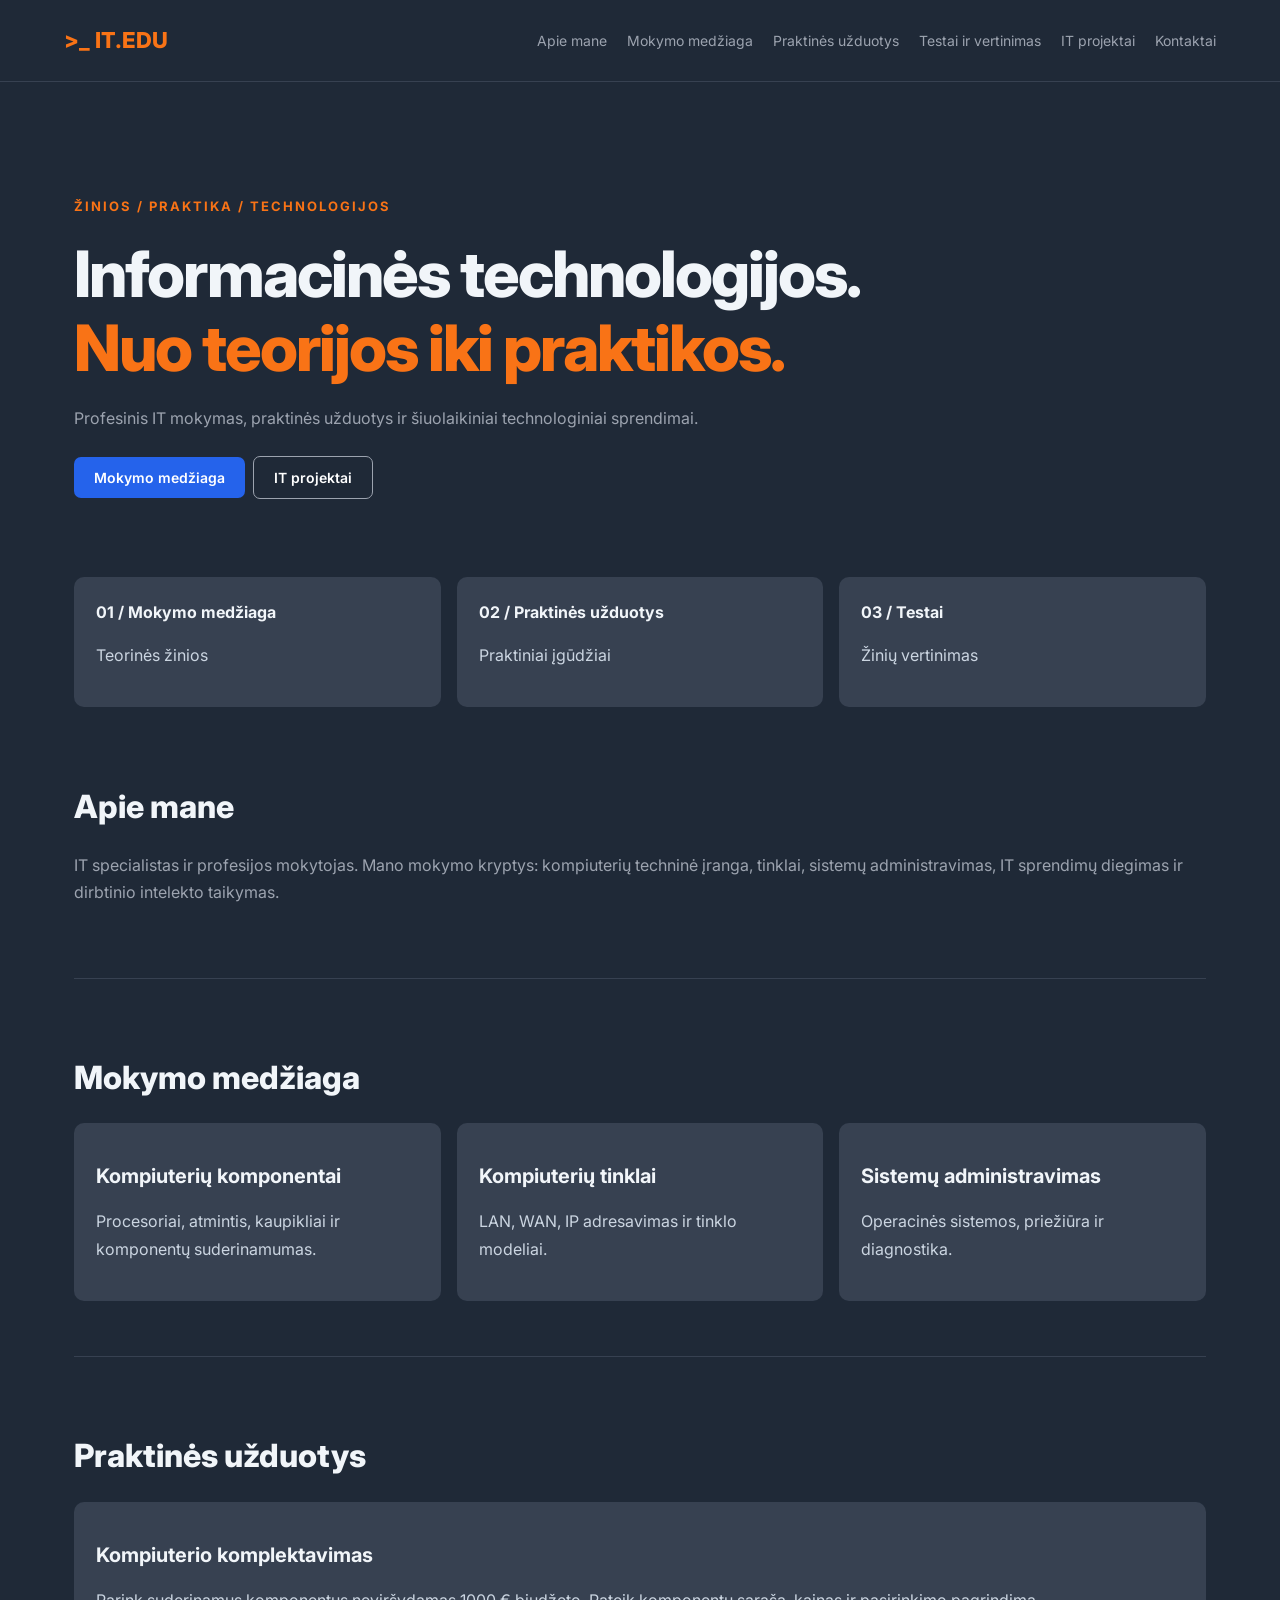
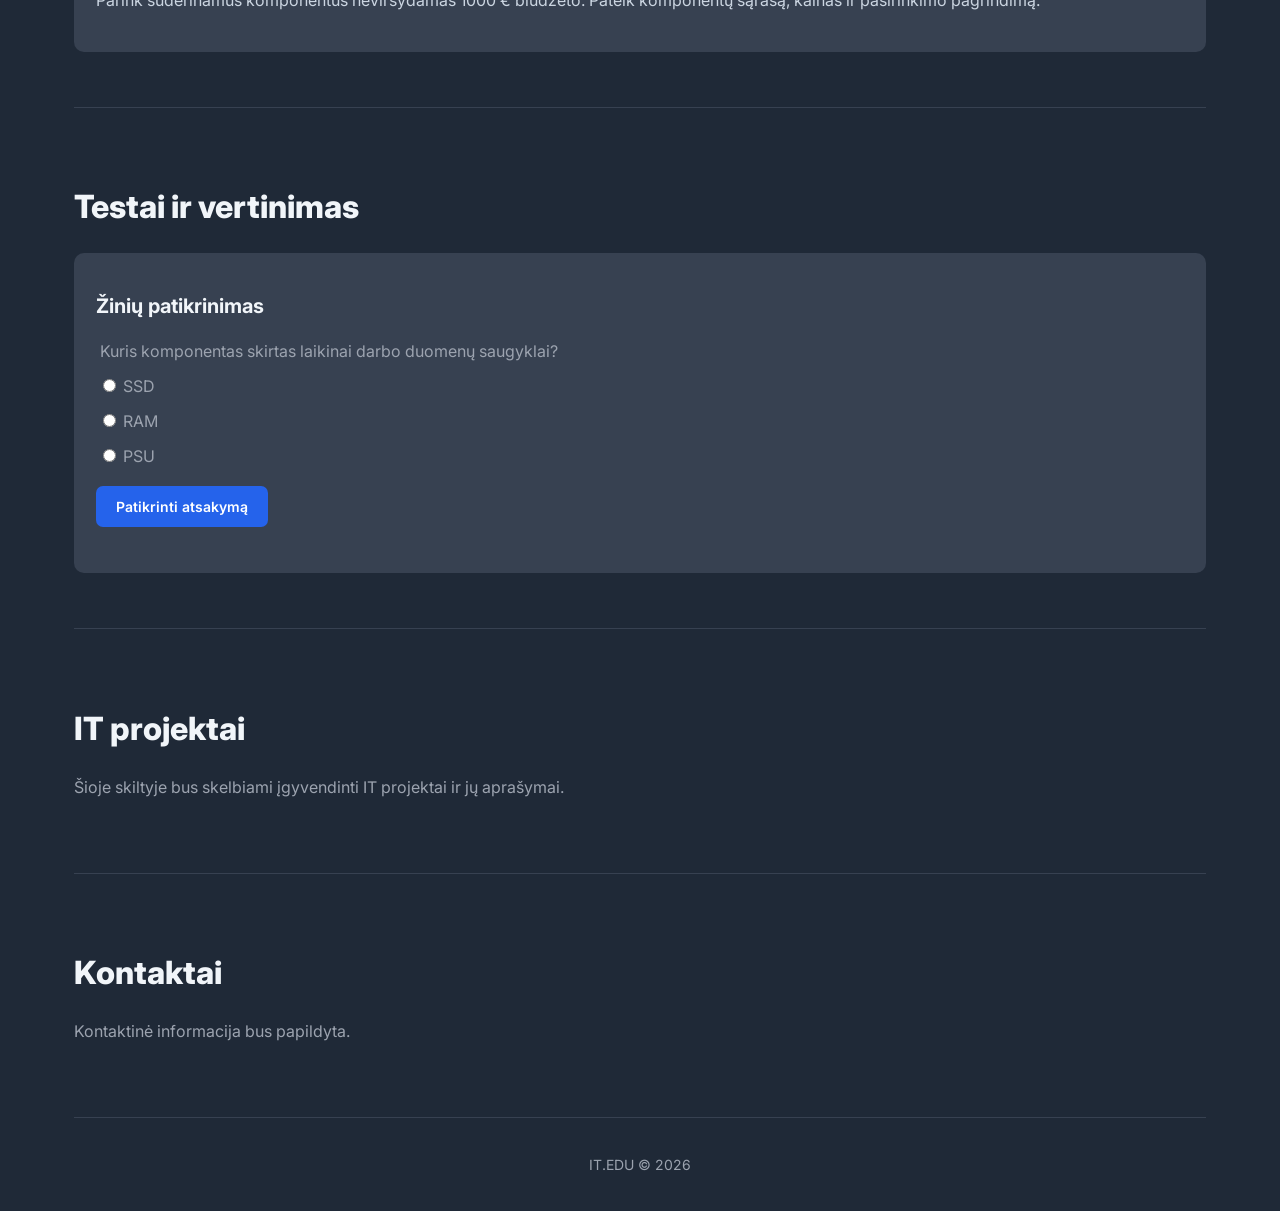
<file: index.html>
<!doctype html><html lang="lt"><head><meta charset="utf-8"><meta name="viewport" content="width=device-width,initial-scale=1"><title>IT.EDU | Informacinės technologijos</title><link rel="stylesheet" href="style.css"></head><body><header><a class="brand" href="#pradzia">&gt;_ IT.EDU</a><nav><a href="#apie">Apie mane</a><a href="#medziaga">Mokymo medžiaga</a><a href="#uzduotys">Praktinės užduotys</a><a href="#testai">Testai ir vertinimas</a><a href="#projektai">IT projektai</a><a href="#kontaktai">Kontaktai</a></nav></header><main><section class="hero" id="pradzia"><p class="eyebrow">ŽINIOS / PRAKTIKA / TECHNOLOGIJOS</p><h1>Informacinės technologijos.<br><span>Nuo teorijos iki praktikos.</span></h1><p>Profesinis IT mokymas, praktinės užduotys ir šiuolaikiniai technologiniai sprendimai.</p><a class="button" href="#medziaga">Mokymo medžiaga</a> <a class="button secondary" href="#projektai">IT projektai</a></section><div class="cards"><a href="#medziaga"><b>01 / Mokymo medžiaga</b><p>Teorinės žinios</p></a><a href="#uzduotys"><b>02 / Praktinės užduotys</b><p>Praktiniai įgūdžiai</p></a><a href="#testai"><b>03 / Testai</b><p>Žinių vertinimas</p></a></div><section id="apie"><h2>Apie mane</h2><p>IT specialistas ir profesijos mokytojas. Mano mokymo kryptys: kompiuterių techninė įranga, tinklai, sistemų administravimas, IT sprendimų diegimas ir dirbtinio intelekto taikymas.</p></section><section id="medziaga"><h2>Mokymo medžiaga</h2><div class="cards"><article><h3>Kompiuterių komponentai</h3><p>Procesoriai, atmintis, kaupikliai ir komponentų suderinamumas.</p></article><article><h3>Kompiuterių tinklai</h3><p>LAN, WAN, IP adresavimas ir tinklo modeliai.</p></article><article><h3>Sistemų administravimas</h3><p>Operacinės sistemos, priežiūra ir diagnostika.</p></article></div></section><section id="uzduotys"><h2>Praktinės užduotys</h2><article><h3>Kompiuterio komplektavimas</h3><p>Parink suderinamus komponentus neviršydamas 1000 € biudžeto. Pateik komponentų sąrašą, kainas ir pasirinkimo pagrindimą.</p></article></section><section id="testai"><h2>Testai ir vertinimas</h2><article><h3>Žinių patikrinimas</h3><form id="quiz"><fieldset><legend>Kuris komponentas skirtas laikinai darbo duomenų saugyklai?</legend><label><input type="radio" name="q" value="0" required> SSD</label><label><input type="radio" name="q" value="1"> RAM</label><label><input type="radio" name="q" value="0"> PSU</label></fieldset><button type="submit">Patikrinti atsakymą</button><p id="result" role="status"></p></form></article></section><section id="projektai"><h2>IT projektai</h2><p>Šioje skiltyje bus skelbiami įgyvendinti IT projektai ir jų aprašymai.</p></section><section id="kontaktai"><h2>Kontaktai</h2><p>Kontaktinė informacija bus papildyta.</p></section></main><footer>IT.EDU © 2026</footer><script>document.getElementById('quiz').addEventListener('submit',e=>{e.preventDefault();document.getElementById('result').textContent=new FormData(e.target).get('q')==='1'?'Teisingai! RAM yra operatyvioji atmintis.':'Neteisingai. Pabandyk dar kartą.';});</script></body></html>
</file>
<file: style.css>
@import url('https://fonts.googleapis.com/css2?family=Inter:wght@400;600;700;800&display=swap');
:root{--bg:#1F2937;--text:#9CA3AF;--heading:#F1F5F9;--blue:#2563EB;--orange:#F97316;--panel:#374151}*{box-sizing:border-box}html{scroll-behavior:smooth;scroll-padding-top:110px}body{margin:0;background:var(--bg);color:var(--text);font:16px/1.7 Inter,system-ui,sans-serif}header{display:flex;align-items:center;justify-content:space-between;gap:24px;padding:22px max(5vw,20px);border-bottom:1px solid var(--panel);background:var(--bg)}a{color:inherit;text-decoration:none}a:hover{color:var(--orange)}a:focus-visible,button:focus-visible{outline:3px solid var(--orange);outline-offset:4px}.brand{color:var(--orange);font-weight:800;font-size:22px;white-space:nowrap}nav{display:flex;gap:20px;flex-wrap:wrap;font-size:14px}main{max-width:1180px;margin:auto;padding:0 24px}.hero{padding:100px 0 70px}.eyebrow{color:var(--orange);font-size:13px;font-weight:700;letter-spacing:2px}h1,h2,h3{color:var(--heading);line-height:1.15}h1{font-size:clamp(34px,5vw,64px);font-weight:800;letter-spacing:-2px;margin:20px 0}h1 span{color:var(--orange)}h2{font-size:32px;font-weight:800}h3{font-size:20px}.hero p{max-width:650px}.button,button{display:inline-block;background:var(--blue);color:white;border:0;border-radius:7px;padding:12px 20px;font:600 14px Inter,system-ui;cursor:pointer;margin:8px 4px 8px 0}.button:hover,button:hover{background:#1D4ED8;color:white}.secondary{background:transparent;border:1px solid var(--text)}.cards{display:grid;grid-template-columns:repeat(3,minmax(0,1fr));gap:16px}.cards>a,article{background:var(--panel);padding:22px;border-radius:10px}.cards>a:hover{outline:1px solid var(--orange)}.cards b{color:var(--heading)}article p,.cards p{color:#CBD5E1}section:not(.hero){padding:55px 0;border-bottom:1px solid var(--panel)}fieldset{border:0;padding:0}label{display:block;margin:8px 0}footer{padding:35px;text-align:center;font-size:14px}@media(max-width:760px){header{align-items:flex-start;flex-direction:column;gap:10px}nav{gap:10px 16px}.cards{grid-template-columns:1fr}.hero{padding:60px 0 35px}h1{letter-spacing:-1px}}@media(prefers-reduced-motion:reduce){html{scroll-behavior:auto}}
</file>
